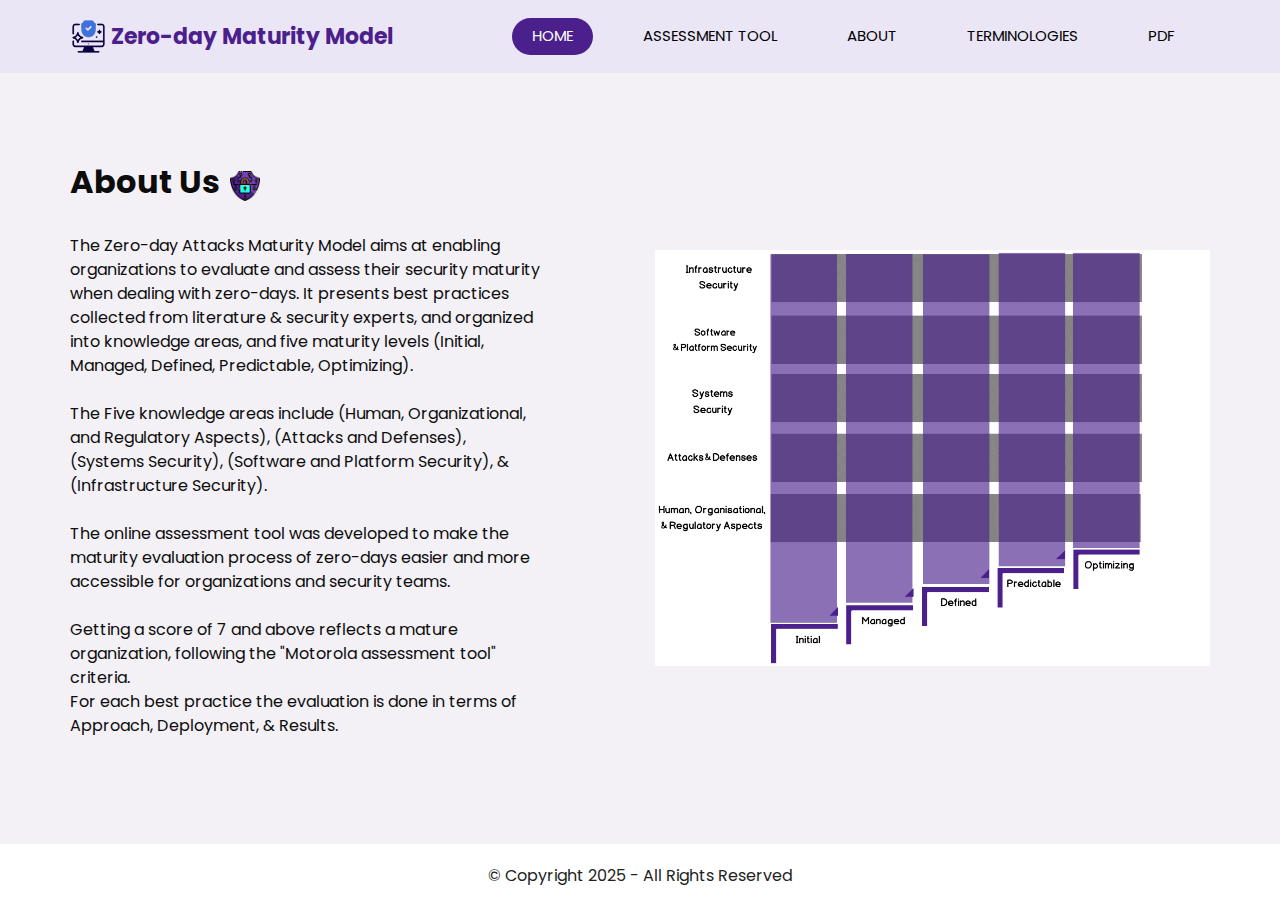
<file: about.html>
<!DOCTYPE html>
<html>

<head>
  <!-- Basic -->
  <meta charset="utf-8" />
  <meta http-equiv="X-UA-Compatible" content="IE=edge" />
  <!-- Mobile Metas -->
  <meta name="viewport" content="width=device-width, initial-scale=1, shrink-to-fit=no" />
  <!-- Site Metas -->
  <meta name="keywords" content="" />
  <meta name="description" content="" />
  <meta name="author" content="" />

  <title>Zero-day Maturity Model</title>

  <!-- slider stylesheet -->
  <link rel="stylesheet" type="text/css" href="https://cdnjs.cloudflare.com/ajax/libs/OwlCarousel2/2.1.3/assets/owl.carousel.min.css" />

  <!-- bootstrap core css -->
  <link rel="stylesheet" type="text/css" href="css/bootstrap.css" />

  <!-- fonts style -->
  <link href="https://fonts.googleapis.com/css?family=Poppins:400,600,700&display=swap" rel="stylesheet">
  <!-- Custom styles for this template -->
  <link href="css/style.css" rel="stylesheet" />
  <!-- responsive style -->
  <link href="css/responsive.css" rel="stylesheet" />
</head>

<body class="sub_page">

  <div class="hero_area">
    <!-- header section strats -->
    <header class="header_section">
      <div class="container">
        <nav class="navbar navbar-expand-lg custom_nav-container ">
          <a class="navbar-brand" href="index.html">
            <img src="images/security.png" alt="">
            <span>
              Zero-day Maturity Model
            </span>
          </a>
          <button class="navbar-toggler" type="button" data-toggle="collapse" data-target="#navbarSupportedContent" aria-controls="navbarSupportedContent" aria-expanded="false" aria-label="Toggle navigation">
            <span class="s-1"> </span>
            <span class="s-2"> </span>
            <span class="s-3"> </span>
          </button>

          <div class="collapse navbar-collapse" id="navbarSupportedContent">
            <div class="d-flex ml-auto flex-column flex-lg-row align-items-center">
              <ul class="navbar-nav  ">
                <li class="nav-item active">
                  <a class="nav-link" href="index.html">Home <span class="sr-only">(current)</span></a>
                </li>
                <li class="nav-item">
                  <a class="nav-link" href="Tool.html">Assessment Tool</a>
                </li>
                <li class="nav-item">
                  <a class="nav-link" href="about.html">About</a>
                </li>
                <li class="nav-item">
                  <a class="nav-link" href="Terms.html"> Terminologies</a>
                </li>
                <li class="nav-item">
                  <a class="nav-link" href="pdf.html">PDF</a>
                </li>
              </ul>
            </div>
          </div>
        </nav>
      </div>
    </header>
    <!-- end header section -->
  </div>



  <!-- about section -->
  <section class="about_section layout_padding">
    <div class="container">
      <div class="row">
        <div class="col-md-6">
          <div class="detail-box">
            <div class="heading_container">
              <h2>
                About Us
              </h2>
              <img src="images/cyber-security.png" alt="">
            </div>
            <p>
              The Zero-day Attacks Maturity Model aims at enabling organizations to evaluate and assess their security maturity when dealing with zero-days. It presents best practices collected from literature & security experts, and organized into knowledge areas, and five maturity levels (Initial, Managed, Defined, Predictable, Optimizing).
              <br><br>
              The Five knowledge areas include (Human, Organizational, and Regulatory Aspects), (Attacks and Defenses), (Systems Security), (Software and Platform Security), & (Infrastructure Security).
              <br><br>
              The online assessment tool was developed to make the maturity evaluation process of zero-days easier and more accessible for organizations and security teams.
              <br><br>
              Getting a score of 7 and above reflects a mature organization, following the "Motorola assessment tool" criteria.
              <br>
              For each best practice the evaluation is done in terms of Approach, Deployment, & Results.
            </p>
            <!-- <a href="">
              Read More
            </a>-->
          </div>
        </div>
        <div class="col-md-6">
          <div class="img_container">
           <!--- <div class="img-box b1">
              <img src="images/about-img1.jpg" alt="" />
            </div>
            <div class="img-box b2">
              <img src="images/about-img2.jpg" alt="" />
            </div>--->
            <img src="images/ModelPur.png" alt="" />
          </div>

        </div>

      </div>
    </div>
  </section>

  <!-- end about section -->

  <!-- info section -->
<!---
  <section class="info_section layout_padding">
    <div class="container">
      <div class="info_contact">
        <div class="row">
          <div class="col-md-4">
            <a href="">
              <img src="images/location-white.png" alt="">
              <span>
                King Fahd University of Petreleom & Minerals - Dhahran
              </span>
            </a>
          </div>
          <div class="col-md-4">
            <a href="">
              <img src="images/telephone-white.png" alt="">
              <span>
                Call : +012334567890
              </span>
            </a>
          </div>
          <div class="col-md-4">
            <a href="">
              <img src="images/envelope-white.png" alt="">
              <span>
                g201907990@kfupm.edu.sa
              </span>
            </a>
          </div>
        </div>
      </div>

    </div>
  </section>
    --->
  <!-- end info section -->

  <!-- footer section -->
  <footer class="container-fluid footer_section">
    <div class="container">
      <div class="row">
        <div class="col-lg-7 col-md-9 mx-auto">
          <p>
            &copy; Copyright 2025 - All Rights Reserved
          </p>
        </div>
      </div>
    </div>
  </footer>
  <!-- footer section -->


  <script src="js/jquery-3.4.1.min.js"></script>
  <script src="js/bootstrap.js"></script>

</body>

</html>
</file>
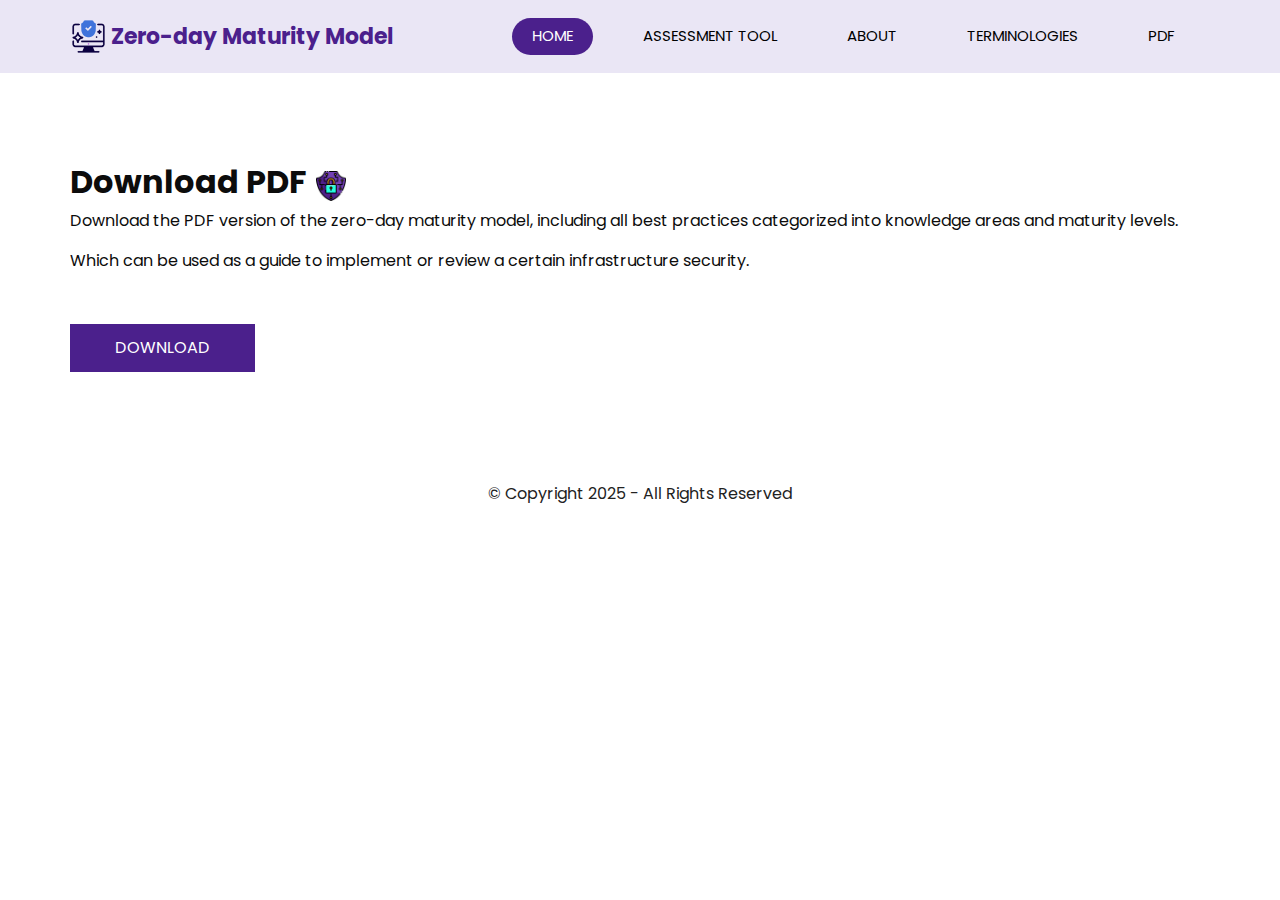
<file: pdf.html>
<!DOCTYPE html>
<html>

<head>
  <!-- Basic -->
  <meta charset="utf-8" />
  <meta http-equiv="X-UA-Compatible" content="IE=edge" />
  <!-- Mobile Metas -->
  <meta name="viewport" content="width=device-width, initial-scale=1, shrink-to-fit=no" />
  <!-- Site Metas -->
  <meta name="keywords" content="" />
  <meta name="description" content="" />
  <meta name="author" content="" />

  <title>Zero-day Maturity Model</title>

  <!-- slider stylesheet -->
  <link rel="stylesheet" type="text/css" href="https://cdnjs.cloudflare.com/ajax/libs/OwlCarousel2/2.1.3/assets/owl.carousel.min.css" />

  <!-- bootstrap core css -->
  <link rel="stylesheet" type="text/css" href="css/bootstrap.css" />

  <!-- fonts style -->
  <link href="https://fonts.googleapis.com/css?family=Poppins:400,600,700&display=swap" rel="stylesheet">
  <!-- Custom styles for this template -->
  <link href="css/style.css" rel="stylesheet" />
  <!-- responsive style -->
  <link href="css/responsive.css" rel="stylesheet" />
</head>

<body class="sub_page">

  <div class="hero_area">
    <!-- header section strats -->
    <header class="header_section">
      <div class="container">
        <nav class="navbar navbar-expand-lg custom_nav-container ">
          <a class="navbar-brand" href="index.html">
            <img src="images/security.png" alt="">
            <span>
              Zero-day Maturity Model
            </span>
          </a>
          <button class="navbar-toggler" type="button" data-toggle="collapse" data-target="#navbarSupportedContent" aria-controls="navbarSupportedContent" aria-expanded="false" aria-label="Toggle navigation">
            <span class="s-1"> </span>
            <span class="s-2"> </span>
            <span class="s-3"> </span>
          </button>

          <div class="collapse navbar-collapse" id="navbarSupportedContent">
            <div class="d-flex ml-auto flex-column flex-lg-row align-items-center">
              <ul class="navbar-nav  ">
                <li class="nav-item active">
                  <a class="nav-link" href="index.html">Home <span class="sr-only">(current)</span></a>
                </li>
                <li class="nav-item">
                  <a class="nav-link" href="Tool.html">Assessment Tool</a>
                </li>
                <li class="nav-item">
                  <a class="nav-link" href="about.html">About</a>
                </li>
                <li class="nav-item">
                  <a class="nav-link" href="Terms.html"> Terminologies</a>
                </li>
                <li class="nav-item">
                  <a class="nav-link" href="pdf.html">PDF</a>
                </li>
              </ul>
            </div>
          </div>
        </nav>
      </div>
    </header>
    <!-- end header section -->
  </div>


  <!-- contact section -->

  <section class="contact_section layout_padding">
    <div class="container ">
      <div class="heading_container">
        <h2>
          Download PDF
        </h2>
        <img src="images/cyber-security.png" alt="">
      </div>
      <p>
      Download the PDF version of the zero-day maturity model, including all best practices categorized into knowledge areas and maturity levels.
      </p>
      <p>
        Which can be used as a guide to implement or review a certain infrastructure security. 
      </p>
    </div>
    <div class="container">
      <div class="row">
        <div class="col-md-6">
              <button type = "button" onclick = "downloadFile()">
                DOWNLOAD
              </button>
            </div>
          </form>
        </div>
      </div>
    </div>
  </section>

  <!-- end contact section -->


  <!-- info section -->
  <!---
  <section class="info_section layout_padding">
    <div class="container">
      <div class="info_contact">
        <div class="row">
          <div class="col-md-4">
            <a href="">
              <img src="images/location-white.png" alt="">
              <span>
                Passages of Lorem Ipsum available
              </span>
            </a>
          </div>
          <div class="col-md-4">
            <a href="">
              <img src="images/telephone-white.png" alt="">
              <span>
                Call : +012334567890
              </span>
            </a>
          </div>
          <div class="col-md-4">
            <a href="">
              <img src="images/envelope-white.png" alt="">
              <span>
                demo@gmail.com
              </span>
            </a>
          </div>
        </div>
      </div>
      <div class="row">
        <div class="col-md-8 col-lg-9">
          <div class="info_form">
            <form action="">
              <input type="text" placeholder="Enter your email">
              <button>
                subscribe
              </button>
            </form>
          </div>
        </div>
        <div class="col-md-4 col-lg-3">
          <div class="info_social">
            <div>
              <a href="">
                <img src="images/fb.png" alt="">
              </a>
            </div>
            <div>
              <a href="">
                <img src="images/twitter.png" alt="">
              </a>
            </div>
            <div>
              <a href="">
                <img src="images/linkedin.png" alt="">
              </a>
            </div>
            <div>
              <a href="">
                <img src="images/instagram.png" alt="">
              </a>
            </div>
          </div>
        </div>
      </div>

    </div>
  </section>
--->
  <!-- end info section -->

  <!-- footer section -->
  <footer class="container-fluid footer_section">
    <div class="container">
      <div class="row">
        <div class="col-lg-7 col-md-9 mx-auto">
          <p>
            &copy; Copyright 2025 - All Rights Reserved
          </p>
        </div>
      </div>
    </div>
  </footer>
  <!-- footer section -->


  <script src="js/jquery-3.4.1.min.js"></script>
  <script src="js/bootstrap.js"></script>

</body>
<script>
  function downloadFile() {
     window.open("Zero-day Maturity Model.pdf")
  }
</script>
</html>
</file>
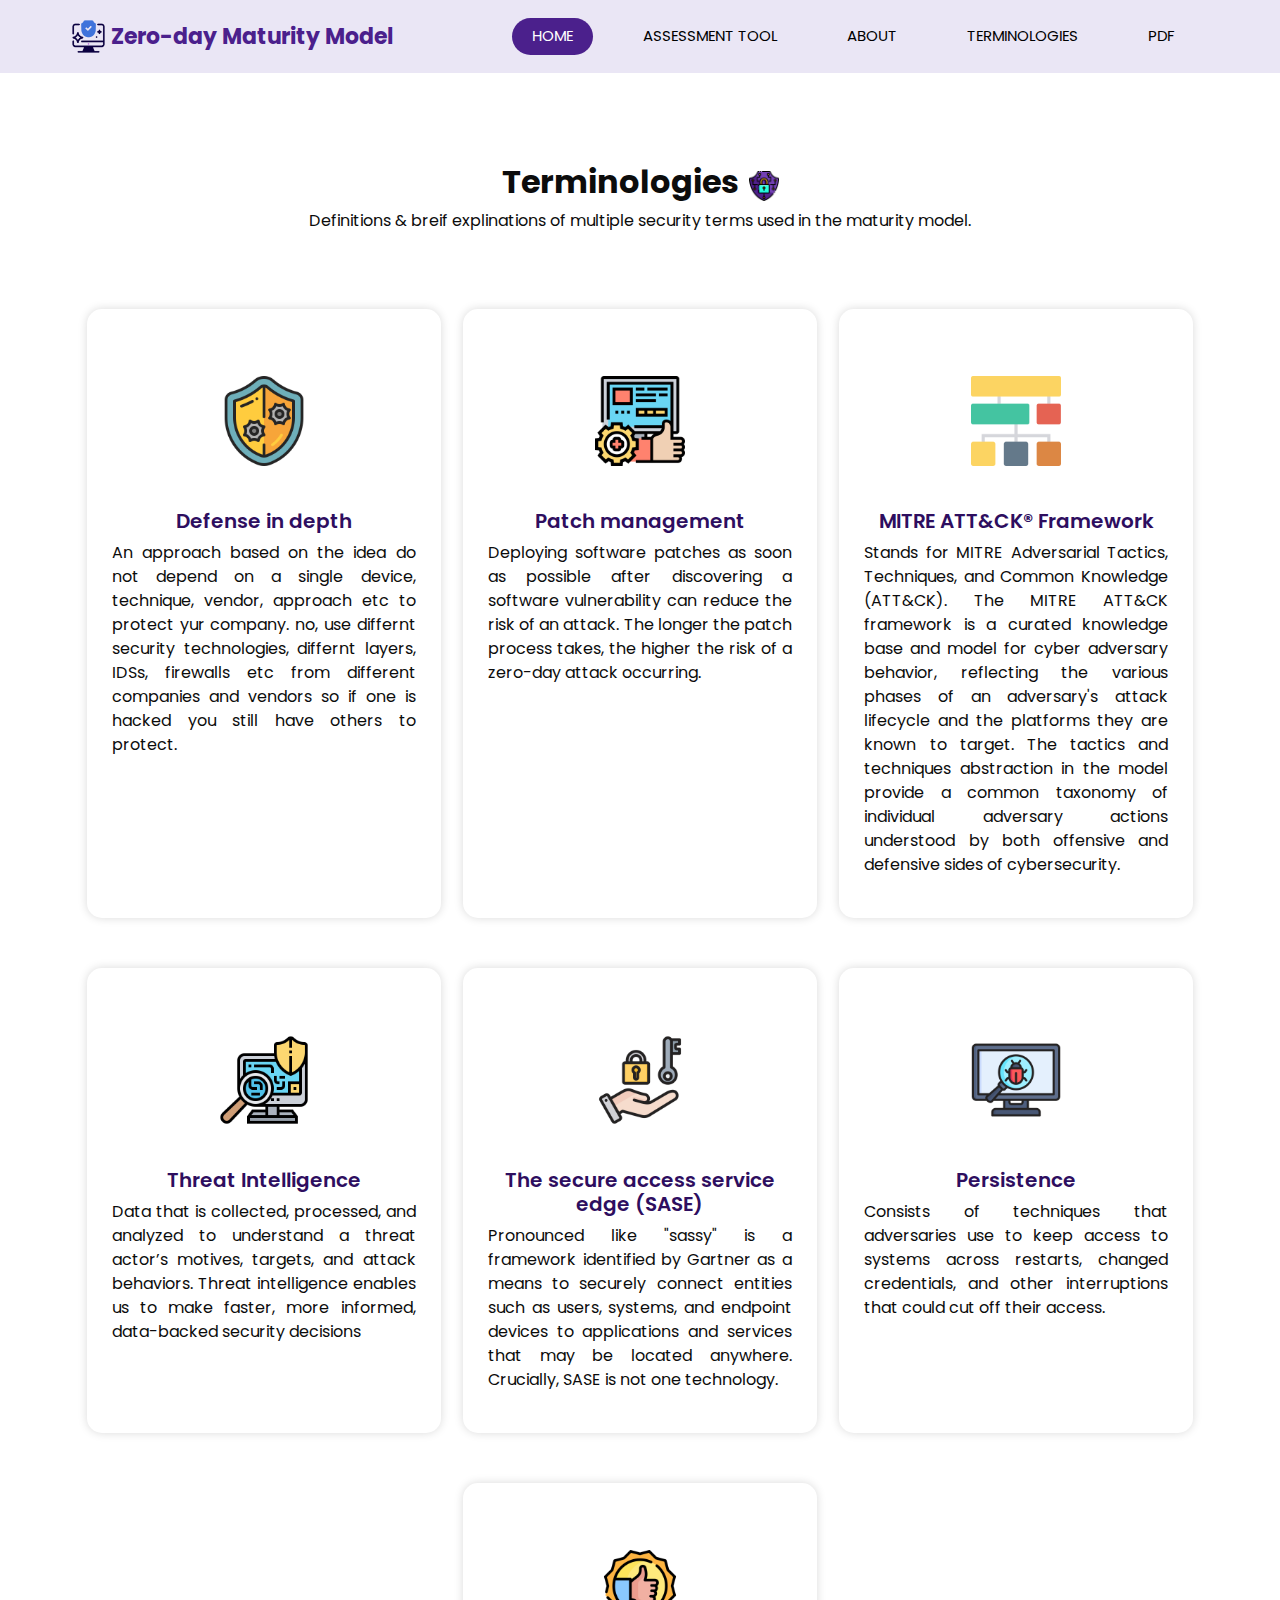
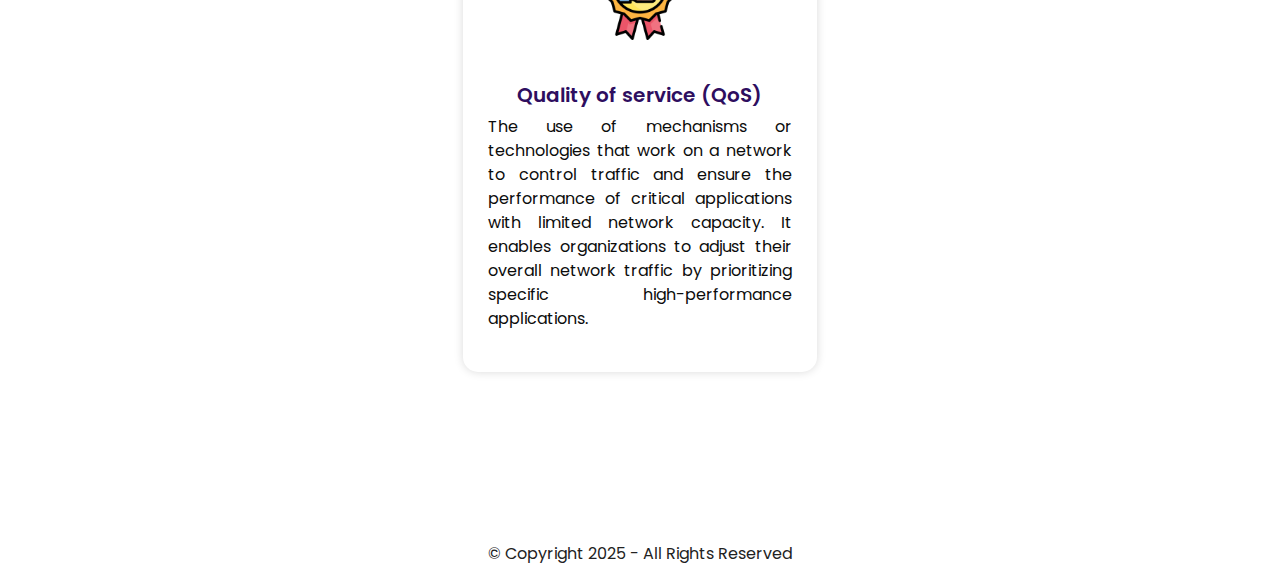
<file: Terms.html>
<!DOCTYPE html>
<html>

<head>
  <!-- Basic -->
  <meta charset="utf-8" />
  <meta http-equiv="X-UA-Compatible" content="IE=edge" />
  <!-- Mobile Metas -->
  <meta name="viewport" content="width=device-width, initial-scale=1, shrink-to-fit=no" />
  <!-- Site Metas -->
  <meta name="keywords" content="" />
  <meta name="description" content="" />
  <meta name="author" content="" />

  <title>Zero-day Maturity Model</title>

  <!-- slider stylesheet -->
  <link rel="stylesheet" type="text/css" href="https://cdnjs.cloudflare.com/ajax/libs/OwlCarousel2/2.1.3/assets/owl.carousel.min.css" />

  <!-- bootstrap core css -->
  <link rel="stylesheet" type="text/css" href="css/bootstrap.css" />

  <!-- fonts style -->
  <link href="https://fonts.googleapis.com/css?family=Poppins:400,600,700&display=swap" rel="stylesheet">
  <!-- Custom styles for this template -->
  <link href="css/style.css" rel="stylesheet" />
  <!-- responsive style -->
  <link href="css/responsive.css" rel="stylesheet" />
</head>

<body class="sub_page">

  <div class="hero_area">
    <!-- header section strats -->
    <header class="header_section">
      <div class="container">
        <nav class="navbar navbar-expand-lg custom_nav-container ">
          <a class="navbar-brand" href="index.html">
            <img src="images/security.png" alt="">
            <span>
              Zero-day Maturity Model
            </span>
          </a>
          <button class="navbar-toggler" type="button" data-toggle="collapse" data-target="#navbarSupportedContent" aria-controls="navbarSupportedContent" aria-expanded="false" aria-label="Toggle navigation">
            <span class="s-1"> </span>
            <span class="s-2"> </span>
            <span class="s-3"> </span>
          </button>

          <div class="collapse navbar-collapse" id="navbarSupportedContent">
            <div class="d-flex ml-auto flex-column flex-lg-row align-items-center">
              <ul class="navbar-nav  ">
                <li class="nav-item active">
                  <a class="nav-link" href="index.html">Home <span class="sr-only">(current)</span></a>
                </li>
                <li class="nav-item">
                  <a class="nav-link" href="Tool.html">Assessment Tool</a>
                </li>
                <li class="nav-item">
                  <a class="nav-link" href="about.html">About</a>
                </li>
                <li class="nav-item">
                  <a class="nav-link" href="Terms.html"> Terminologies</a>
                </li>
                <li class="nav-item">
                  <a class="nav-link" href="pdf.html">PDF</a>
                </li>
              </ul>
            </div>
          </div>
        </nav>
      </div>
    </header>
    <!-- end header section -->
  </div>


  <!-- service section -->
  <section class="service_section layout_padding">
    <div class="container">
      <div class="heading_container">
        <h2>
          Terminologies
        </h2>
        <img src="images/cyber-security.png" alt="">
      </div>
      <p>
     Definitions & breif explinations of multiple security terms used in the maturity model.
      </p>
      <div class="service_container">
        <div class="box">
          <div class="img-box">
            <img src="images/shield2.png" class="img1" alt="">
          </div>
          <div class="detail-box">
            <h5>
              Defense in depth
            </h5>
            <p style="text-align: justify">
              An approach based on the idea do not depend on a single device, technique, vendor, approach etc to protect yur company. no, use differnt security technologies, differnt layers, IDSs, firewalls etc from different companies and vendors so if one is hacked you still have others to protect.
            </p>
          </div>
        </div>
        <div class="box">
          <div class="img-box">
            <img src="images/software.png" class="img1" alt="">
          </div>
          <div class="detail-box">
            <h5>
              Patch management
            </h5>
            <p style="text-align: justify">
              Deploying software patches as soon as possible after discovering a software vulnerability can reduce the risk of an attack.
              The longer the patch process takes, the higher the risk of a zero-day attack occurring.
            </p>
          </div>
        </div>
        <div class="box">
          <div class="img-box">
            <img src="images/hierarchical-structure.png" class="img1" alt="">
          </div>
          <div class="detail-box">
            <h5>
              MITRE ATT&CK® Framework
            </h5>
            <p style="text-align: justify">
              Stands for MITRE Adversarial Tactics, Techniques, and Common Knowledge (ATT&CK). The MITRE ATT&CK framework is a curated knowledge base and model for cyber adversary behavior, reflecting the various phases of an adversary's attack lifecycle and the platforms they are known to target. The tactics and techniques abstraction in the model provide a common taxonomy of individual adversary actions understood by both offensive and defensive sides of cybersecurity.
            </p>
          </div>
        </div>
        <div class="box ">
          <div class="img-box">
            <img src="images/security2.png" class="img1" alt="">
          </div>
          <div class="detail-box">
            <h5>
              Threat Intelligence
            </h5>
            <p style="text-align: justify">
              Data that is collected, processed, and analyzed to understand a threat actor’s motives, targets, and attack behaviors. Threat intelligence enables us to make faster, more informed, data-backed security decisions
            </p>
          </div>
        </div>
        <div class="box">
          <div class="img-box">
            <img src="images/access-control.png" class="img1" alt="">
          </div>
          <div class="detail-box">
            <h5>
              The secure access service edge (SASE)
            </h5>
            <p style="text-align: justify">
            Pronounced like "sassy" is a framework identified by Gartner as a means to securely connect entities such as users, systems, and endpoint devices to applications and services that may be located anywhere. Crucially, SASE is not one technology.
            </p>
          </div>
        </div>
        <div class="box">
          <div class="img-box">
            <img src="images/malware.png" class="img1" alt="">
          </div>
          <div class="detail-box">
            <h5>
              Persistence
            </h5>
            <p style="text-align: justify">
              Consists of techniques that adversaries use to keep access to systems across restarts, changed credentials, and other interruptions that could cut off their access.
            </p>
          </div>
        </div>
        <div class="box">
          <div class="img-box">
            <img src="images/quality.png" class="img1" alt="">
          </div>
          <div class="detail-box">
            <h5>
              Quality of service (QoS)
            </h5>
            <p style="text-align: justify">
              The use of mechanisms or technologies that work on a network to control traffic and ensure the performance of critical applications with limited network capacity. It enables organizations to adjust their overall network traffic by prioritizing specific high-performance applications.
            </p>
          </div>
        </div>
      </div>
    </div>
  </section>
  <!-- end service section -->


  <!-- info section -->
  <!--
  <section class="info_section layout_padding">
    <div class="container">
      <div class="info_contact">
        <div class="row">
          <div class="col-md-4">
            <a href="">
              <img src="images/location-white.png" alt="">
              <span>
                Passages of Lorem Ipsum available
              </span>
            </a>
          </div>
          <div class="col-md-4">
            <a href="">
              <img src="images/telephone-white.png" alt="">
              <span>
                Call : +012334567890
              </span>
            </a>
          </div>
          <div class="col-md-4">
            <a href="">
              <img src="images/envelope-white.png" alt="">
              <span>
                demo@gmail.com
              </span>
            </a>
          </div>
        </div>
      </div>
      <div class="row">
        <div class="col-md-8 col-lg-9">
          <div class="info_form">
            <form action="">
              <input type="text" placeholder="Enter your email">
              <button>
                subscribe
              </button>
            </form>
          </div>
        </div>
        <div class="col-md-4 col-lg-3">
          <div class="info_social">
            <div>
              <a href="">
                <img src="images/fb.png" alt="">
              </a>
            </div>
            <div>
              <a href="">
                <img src="images/twitter.png" alt="">
              </a>
            </div>
            <div>
              <a href="">
                <img src="images/linkedin.png" alt="">
              </a>
            </div>
            <div>
              <a href="">
                <img src="images/instagram.png" alt="">
              </a>
            </div>
          </div>
        </div>
      </div>

    </div>
  </section>
--->
  <!-- end info section -->


  <!-- footer section -->
  <footer class="container-fluid footer_section">
    <div class="container">
      <div class="row">
        <div class="col-lg-7 col-md-9 mx-auto">
          <p>
            &copy; Copyright 2025 - All Rights Reserved
          </p>
        </div>
      </div>
    </div>
  </footer>
  <!-- footer section -->


  <script src="js/jquery-3.4.1.min.js"></script>
  <script src="js/bootstrap.js"></script>

</body>

</html>
</file>
<file: css/style.css>
body {
  font-family: "Poppins", sans-serif;
  color: #0c0c0c;
  background-color: #ffffff;
}

.layout_padding {
  padding-top: 90px;
  padding-bottom: 90px;
}

.layout_padding2 {
  padding-top: 45px;
  padding-bottom: 45px;
}

.layout_padding2-top {
  padding-top: 45px;
}

.layout_padding2-bottom {
  padding-bottom: 45px;
}

.layout_padding-top {
  padding-top: 90px;
}

.layout_padding-bottom {
  padding-bottom: 90px;
}

.heading_container {
  display: -webkit-box;
  display: -ms-flexbox;
  display: flex;
  -webkit-box-pack: start;
      -ms-flex-pack: start;
          justify-content: flex-start;
  -webkit-box-align: center;
      -ms-flex-align: center;
          align-items: center;
  text-align: center;
}

.heading_container h2 {
  position: relative;
  font-weight: bold;
  margin-right: 10px;
}

.heading_container img {
  width: 30px;
}

/*header section*/
.hero_area {
  height: 98vh;
  position: relative;
  display: -webkit-box;
  display: -ms-flexbox;
  display: flex;
  -webkit-box-orient: vertical;
  -webkit-box-direction: normal;
      -ms-flex-direction: column;
          flex-direction: column;
  background-color: #eae6f5;
}

.sub_page .hero_area {
  height: auto;
}

.header_section .container {
  padding: 0;
}

.header_section .nav_container {
  margin: 0 auto;
}

.custom_nav-container .navbar-nav .nav-item .nav-link {
  padding: 7px 20px;
  margin: 10px 15px;
  color: #000000;
  text-align: center;
  border-radius: 35px;
  text-transform: uppercase;
  font-size: 15px;
}

.custom_nav-container .navbar-nav .nav-item.active .nav-link, .custom_nav-container .navbar-nav .nav-item:hover .nav-link {
  background-color: #4b208c;
  color: #ffffff;
}

a,
a:hover,
a:focus {
  text-decoration: none;
}

a:hover,
a:focus {
  color: initial;
}

.btn,
.btn:focus {
  outline: none !important;
  -webkit-box-shadow: none;
          box-shadow: none;
}

.custom_nav-container .nav_search-btn {
  background-image: url(../images/search-icon.png);
  background-size: 22px;
  background-repeat: no-repeat;
  background-position-y: 7px;
  width: 35px;
  height: 35px;
  padding: 0;
  border: none;
}

.navbar-brand {
  display: -webkit-box;
  display: -ms-flexbox;
  display: flex;
  -webkit-box-align: center;
      -ms-flex-align: center;
          align-items: center;
}

.navbar-brand img {
  margin-right: 5px;
  width: 35px;
}

.navbar-brand span {
  font-size: 22px;
  font-weight: 700;
  color: #4b208c;
}

.custom_nav-container {
  z-index: 99999;
}

.navbar-expand-lg .navbar-collapse {
  -webkit-box-align: end;
      -ms-flex-align: end;
          align-items: flex-end;
}

.custom_nav-container .navbar-toggler {
  outline: none;
}

.custom_nav-container .navbar-toggler {
  padding: 0;
  width: 37px;
  height: 42px;
}

.custom_nav-container .navbar-toggler span {
  display: block;
  width: 35px;
  height: 4px;
  background-color: #190734;
  margin: 7px 0;
  -webkit-transition: all .3s;
  transition: all .3s;
}

.custom_nav-container .navbar-toggler[aria-expanded="true"] .s-1 {
  -webkit-transform: rotate(45deg);
          transform: rotate(45deg);
  margin: 0;
  margin-bottom: -4px;
}

.custom_nav-container .navbar-toggler[aria-expanded="true"] .s-2 {
  display: none;
}

.custom_nav-container .navbar-toggler[aria-expanded="true"] .s-3 {
  -webkit-transform: rotate(-45deg);
          transform: rotate(-45deg);
  margin: 0;
  margin-top: -4px;
}

.custom_nav-container .navbar-toggler[aria-expanded="false"] .s-1,
.custom_nav-container .navbar-toggler[aria-expanded="false"] .s-2,
.custom_nav-container .navbar-toggler[aria-expanded="false"] .s-3 {
  -webkit-transform: none;
          transform: none;
}

/*end header section*/
/* slider section */
.slider_section {
  -webkit-box-flex: 1;
      -ms-flex: 1;
          flex: 1;
  display: -webkit-box;
  display: -ms-flexbox;
  display: flex;
  -webkit-box-align: center;
      -ms-flex-align: center;
          align-items: center;
  position: relative;
  z-index: 2;
  color: #3b3a3a;
  padding-bottom: 90px;
}

.slider_section .row {
  -webkit-box-align: center;
      -ms-flex-align: center;
          align-items: center;
}

.slider_section .detail_box {
  color: #000000;
}

.slider_section .detail_box h1 {
  text-transform: uppercase;
  font-weight: bold;
}

.slider_section .detail_box p {
  margin-top: 20px;
}

.slider_section .detail_box a {
  display: inline-block;
  padding: 10px 40px;
  background-color: #4b208c;
  color: #ffffff;
  border-radius: 35px;
  margin-top: 35px;
}

.slider_section .detail_box a:hover {
  background-color: #5625a1;
}

.slider_section .img_container {
  border: 7px solid #7b57b2;
  border-radius: 100%;
  overflow: hidden;
}

.slider_section .img_container div#carouselExampleContarols {
  width: 100%;
  position: unset;
}

.slider_section .img_container .img-box img {
  width: 100%;
}

.slider_section .carousel-control-prev,
.slider_section .carousel-control-next {
  top: initial;
  left: initial;
  bottom: 5%;
  right: 10%;
  width: 45px;
  height: 45px;
  border: none;
  border-radius: 100%;
  opacity: 1;
  background-repeat: no-repeat;
  background-size: 8px;
  background-position: center;
}

.slider_section .carousel-control-prev {
  background-image: url(../images/prev.png);
  background-color: #ffffff;
  -webkit-transform: translate(-85px, 30px);
          transform: translate(-85px, 30px);
}

.slider_section .carousel-control-next {
  background-image: url(../images/next.png);
  background-color: #4b208c;
  -webkit-transform: translate(-45px, 0);
          transform: translate(-45px, 0);
}

.service_section {
  text-align: center;
}

.service_section .heading_container {
  -webkit-box-pack: center;
      -ms-flex-pack: center;
          justify-content: center;
}

.service_section .service_container {
  display: -webkit-box;
  display: -ms-flexbox;
  display: flex;
  -webkit-box-pack: center;
      -ms-flex-pack: center;
          justify-content: center;
  padding: 35px 0;
  -ms-flex-wrap: wrap;
      flex-wrap: wrap;
}

.service_section .service_container .box {
  margin: 25px 1%;
  -ms-flex-preferred-size: 31%;
      flex-basis: 31%;
  padding: 35px 25px 25px;
  border-radius: 15px;
  -webkit-box-shadow: 0 0 10px 0 rgba(0, 0, 0, 0.15);
          box-shadow: 0 0 10px 0 rgba(0, 0, 0, 0.15);
  border-top: 15px solid transparent;
  overflow: hidden;
  -webkit-transition: all .1s;
  transition: all .1s;
}

.service_section .service_container .box .img-box {
  display: -webkit-box;
  display: -ms-flexbox;
  display: flex;
  -webkit-box-pack: center;
      -ms-flex-pack: center;
          justify-content: center;
  -webkit-box-align: center;
      -ms-flex-align: center;
          align-items: center;
  height: 125px;
}

.service_section .service_container .box .img-box img {
  width: 90px;
}

.service_section .service_container .box .detail-box {
  margin-top: 25px;
}

.service_section .service_container .box .detail-box h5 {
  color: #2e0e5f;
  font-weight: 600;
  position: relative;
}

.service_section .service_container .box:hover, .service_section .service_container .box.active {
  border-top: 15px solid #512a97;
}

.service_section .btn-box {
  display: -webkit-box;
  display: -ms-flexbox;
  display: flex;
  -webkit-box-pack: center;
      -ms-flex-pack: center;
          justify-content: center;
  margin-top: 25px;
}

.service_section .btn-box a {
  display: inline-block;
  padding: 10px 35px;
  background-color: #4b208c;
  color: #ffffff;
  border-radius: 35px;
}

.service_section .btn-box a:hover {
  background-color: #5625a1;
}

.about_section {
  background-color: #f3f0f6;
}

.about_section .row {
  -webkit-box-align: center;
      -ms-flex-align: center;
          align-items: center;
}

.about_section .img_container {
  display: -webkit-box;
  display: -ms-flexbox;
  display: flex;
  -webkit-box-orient: vertical;
  -webkit-box-direction: normal;
      -ms-flex-direction: column;
          flex-direction: column;
}

.about_section .img_container .img-box {
  border: 5px solid #7b57b2;
  border-radius: 100%;
  overflow: hidden;
}

.about_section .img_container .img-box.b1 {
  width: 70%;
}

.about_section .img_container .img-box.b2 {
  width: 50%;
  margin-left: auto;
  margin-top: -12%;
}

.about_section .img_container .img-box img {
  width: 100%;
}

.about_section .detail-box {
  margin-right: 15%;
}

.about_section .detail-box p {
  margin-top: 25px;
}

.about_section .detail-box a {
  display: inline-block;
  padding: 10px 35px;
  background-color: #4b208c;
  color: #ffffff;
  border-radius: 5px;
  margin: 25px 0 45px 0;
}

.about_section .detail-box a:hover {
  background-color: #5625a1;
}

.blog_section .heading_container {
  -webkit-box-pack: center;
      -ms-flex-pack: center;
          justify-content: center;
}

.blog_section .heading_container h2::before {
  background-color: #ffffff;
}

.blog_section .box {
  margin-top: 55px;
  background-color: #ffffff;
  -webkit-box-shadow: 0 0 10px 0 rgba(0, 0, 0, 0.15);
          box-shadow: 0 0 10px 0 rgba(0, 0, 0, 0.15);
}

.blog_section .box .img-box {
  position: relative;
}

.blog_section .box .img-box img {
  width: 100%;
}

.blog_section .box .detail-box {
  padding: 25px 25px 15px;
}

.blog_section .box .detail-box h5 {
  font-weight: bold;
}

.contact_section {
  position: relative;
}

.contact_section form {
  margin-top: 45px;
  padding-right: 35px;
}

.contact_section input {
  width: 100%;
  border: none;
  height: 50px;
  margin-bottom: 25px;
  padding-left: 25px;
  background-color: transparent;
  outline: none;
  color: #101010;
  -webkit-box-shadow: 0px 2px 5px 0px rgba(0, 0, 0, 0.16);
  box-shadow: 0px 2px 5px 0px rgba(0, 0, 0, 0.16);
}

.contact_section input::-webkit-input-placeholder {
  color: #737272;
}

.contact_section input:-ms-input-placeholder {
  color: #737272;
}

.contact_section input::-ms-input-placeholder {
  color: #737272;
}

.contact_section input::placeholder {
  color: #737272;
}

.contact_section input.message-box {
  height: 120px;
}

.contact_section button {
  border: none;
  display: inline-block;
  padding: 12px 45px;
  background-color: #4b208c;
  color: #ffffff;
  border-radius: 0px;
  margin-top: 35px;
}

.contact_section button:hover {
  background-color: #5625a1;
}

.contact_section .map_container {
  height: 100%;
  min-height: 325px;
}

.contact_section .map_container .map-responsive {
  height: 100%;
}

.footer_bg {
  background-image: url(../images/footer-bg.png);
  background-size: cover;
  background-position: top;
}

/* info section */
.info_section {
  background-color: #190734;
  color: #ffffff;
}

.info_section h6 {
  font-weight: bold;
}

.info_section .info_contact {
  margin-top: 60px;
  margin-bottom: 45px;
}

.info_section .info_contact .col-md-4 {
  display: -webkit-box;
  display: -ms-flexbox;
  display: flex;
  -webkit-box-pack: center;
      -ms-flex-pack: center;
          justify-content: center;
}

.info_section .info_contact a {
  color: #ffffff;
}

.info_section .info_contact img {
  max-width: 100%;
  margin-right: 10px;
}

.info_section .info_form {
  margin: 0 auto;
  margin-bottom: 45px;
}

.info_section .info_form h4 {
  text-transform: uppercase;
  text-align: center;
  margin-bottom: 20px;
}

.info_section .info_form form {
  display: -webkit-box;
  display: -ms-flexbox;
  display: flex;
  -webkit-box-align: center;
      -ms-flex-align: center;
          align-items: center;
}

.info_section .info_form form input {
  background-color: #ffffff;
  border: none;
  -webkit-box-flex: 2.5;
      -ms-flex: 2.5;
          flex: 2.5;
  outline: none;
  color: #000000;
  min-height: 42.4px;
  padding-left: 15px;
}

.info_section .info_form form input ::-webkit-input-placeholder {
  color: #ffffff;
  opacity: 0.2;
}

.info_section .info_form form input :-ms-input-placeholder {
  color: #ffffff;
  opacity: 0.2;
}

.info_section .info_form form input ::-ms-input-placeholder {
  color: #ffffff;
  opacity: 0.2;
}

.info_section .info_form form input ::placeholder {
  color: #ffffff;
  opacity: 0.2;
}

.info_section .info_form form button {
  -webkit-box-flex: 1;
      -ms-flex: 1;
          flex: 1;
  border: none;
  display: inline-block;
  padding: 10px 30px;
  background-color: #4b208c;
  color: #ffffff;
  border-radius: 0;
  font-size: 15px;
  text-transform: uppercase;
}

.info_section .info_form form button:hover {
  background-color: #5625a1;
}

.info_section .box {
  display: -webkit-box;
  display: -ms-flexbox;
  display: flex;
}

.info_section .info_social {
  display: -webkit-box;
  display: -ms-flexbox;
  display: flex;
}

.info_section .info_social img {
  width: 35px;
  margin-right: 8px;
}

/* end info section */
/* footer section*/
.footer_section {
  display: -webkit-box;
  display: -ms-flexbox;
  display: flex;
  -webkit-box-pack: center;
      -ms-flex-pack: center;
          justify-content: center;
  position: relative;
}

.footer_section p {
  color: #222222;
  margin: 0 auto;
  text-align: center;
  padding: 20px;
}

.footer_section p a {
  color: #222222;
}
/*# sourceMappingURL=style.css.map */
</file>
<file: css/responsive.css>
@media (max-width: 1120px) {}

@media (max-width: 992px) {

  .hero_area {
    height: auto;
  }

  .header_section {
    padding-top: 10px;
  }

  #navbarSupportedContent {
    margin-top: 25px;
  }

  .slider_section {

    padding-top: 75px;
    padding-bottom: 150px;

  }

  .about_section .img-box {
    margin: 0 5%;
  }

  .about_section .detail-box {
    margin-right: 5%;
  }

  .service_section .service_container .box {
    -ms-flex-preferred-size: 48%;
    flex-basis: 48%;
  }

  .about_section .img_container .img-box.b2 {
    margin-top: -5%;
  }

}

@media (max-width: 768px) {


  .slider_section .detail_box {
    text-align: center;
  }

  .slider_section .img_content {
    margin-top: 55px;
  }

  .contact_section .map_container {
    margin-top: 45px;
  }

  .info_section .info_contact a {
    margin-bottom: 15px;
  }

  .info_section .info_social {
    justify-content: center;
  }

  .service_section .service_container .box {
    flex-basis: 98%;
  }

  .contact_section form {
    padding-right: 0;
  }

  .info_section .info_contact a {
    text-align: center;
  }
}

@media (max-width: 576px) {
  .about_section .img_container .img-box.b1 {
    width: 80%;
  }

  .about_section .img_container .img-box.b2 {
    width: 55%;
  }

  .info_section .info_form form {
    flex-direction: column;
  }

  .info_section .info_form form input {
    width: 100%;
  }

  .info_section .info_form form button {
    margin-top: 15px;
    padding: 10px 40px;
  }
}

@media (max-width: 480px) {}

@media (max-width: 420px) {

  .slider_section .carousel-control-prev,
  .slider_section .carousel-control-next {
    right: 0;
  }
}

@media (max-width: 360px) {}

@media (min-width: 1200px) {
  .container {
    max-width: 1170px;
  }
}
</file>
